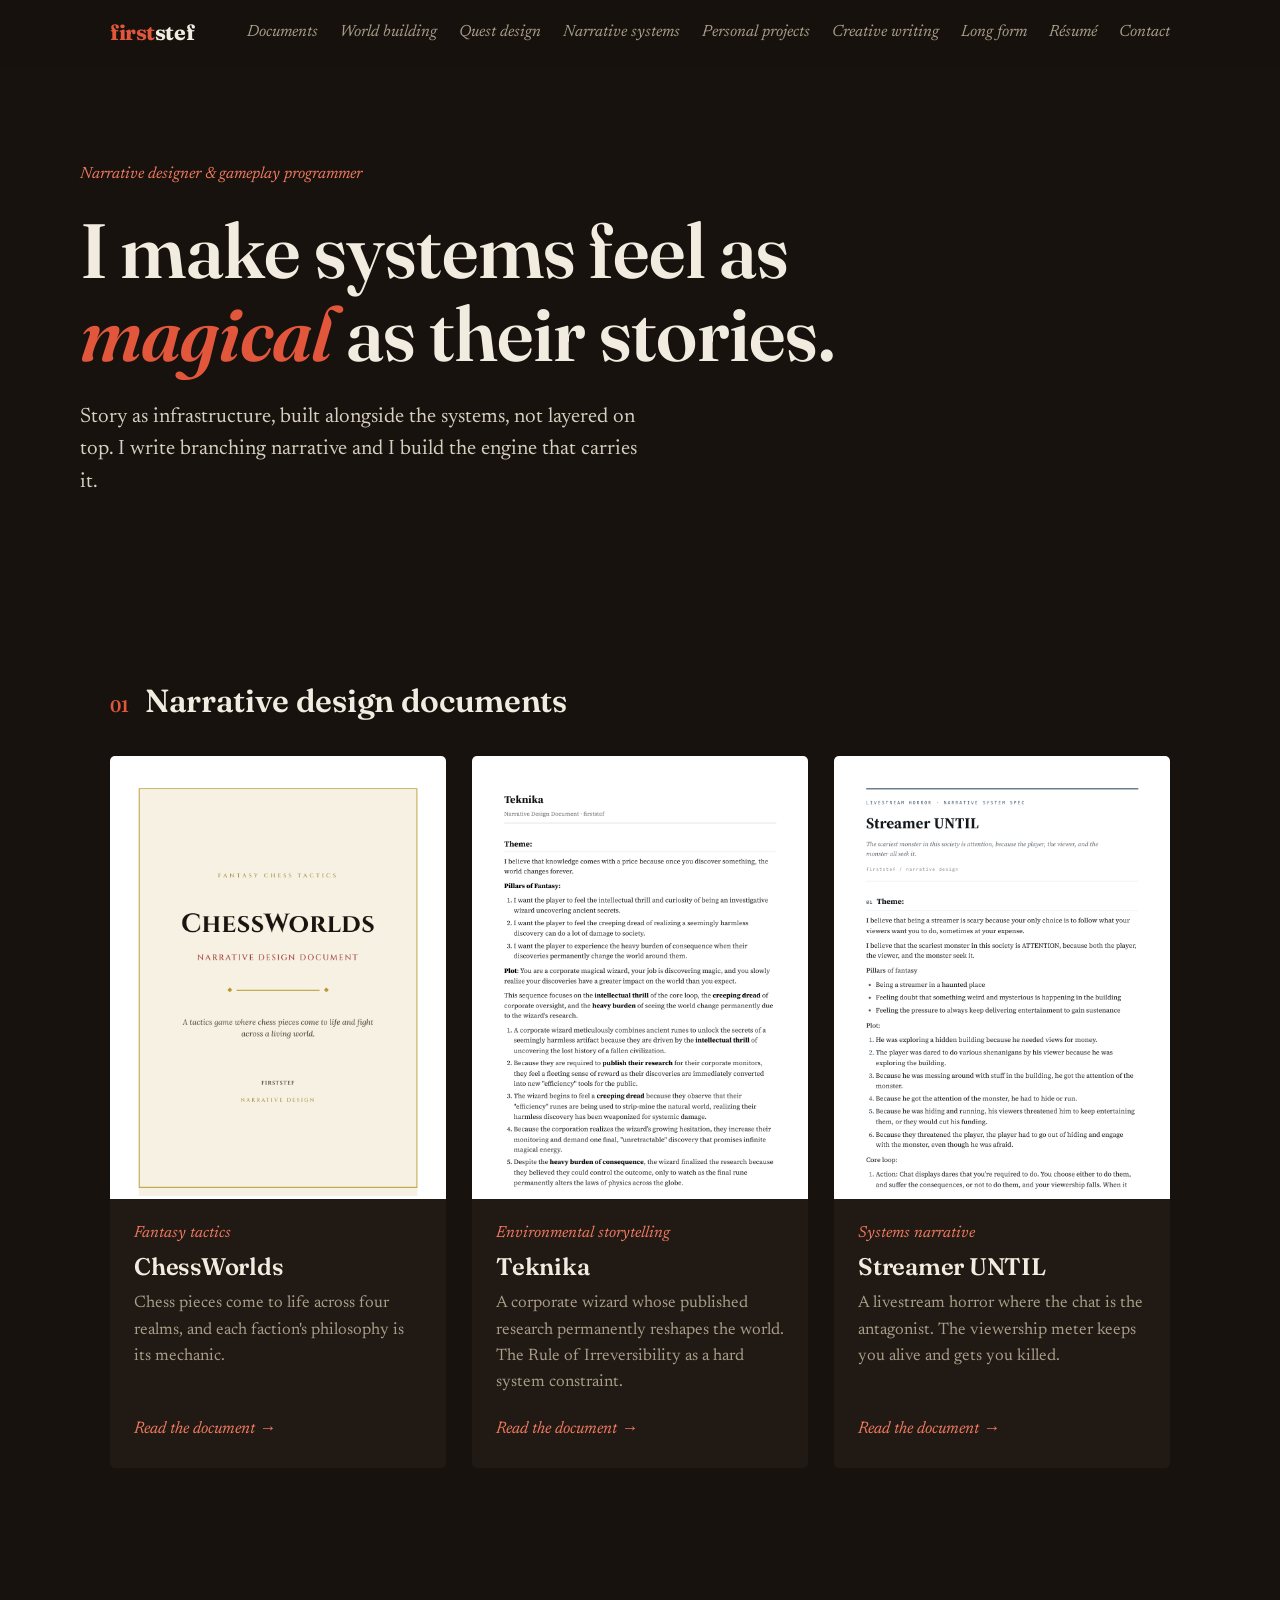
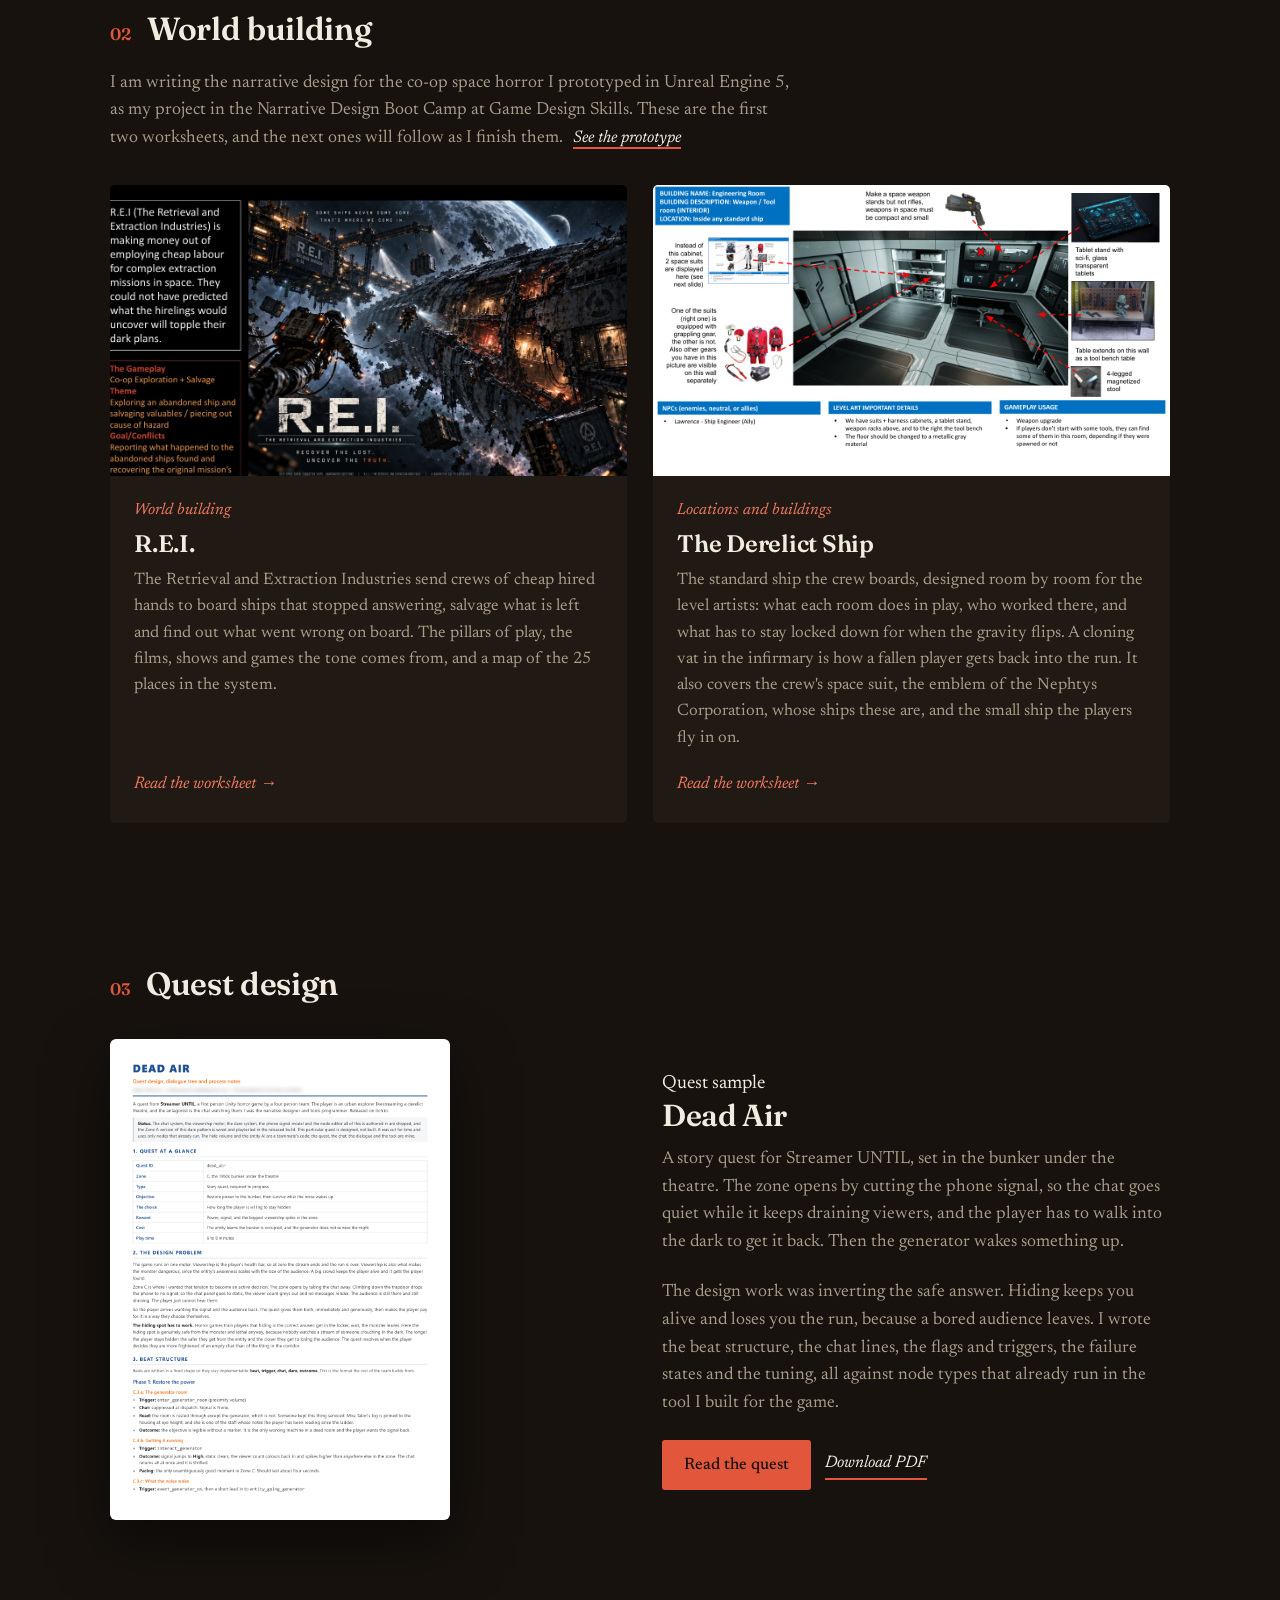
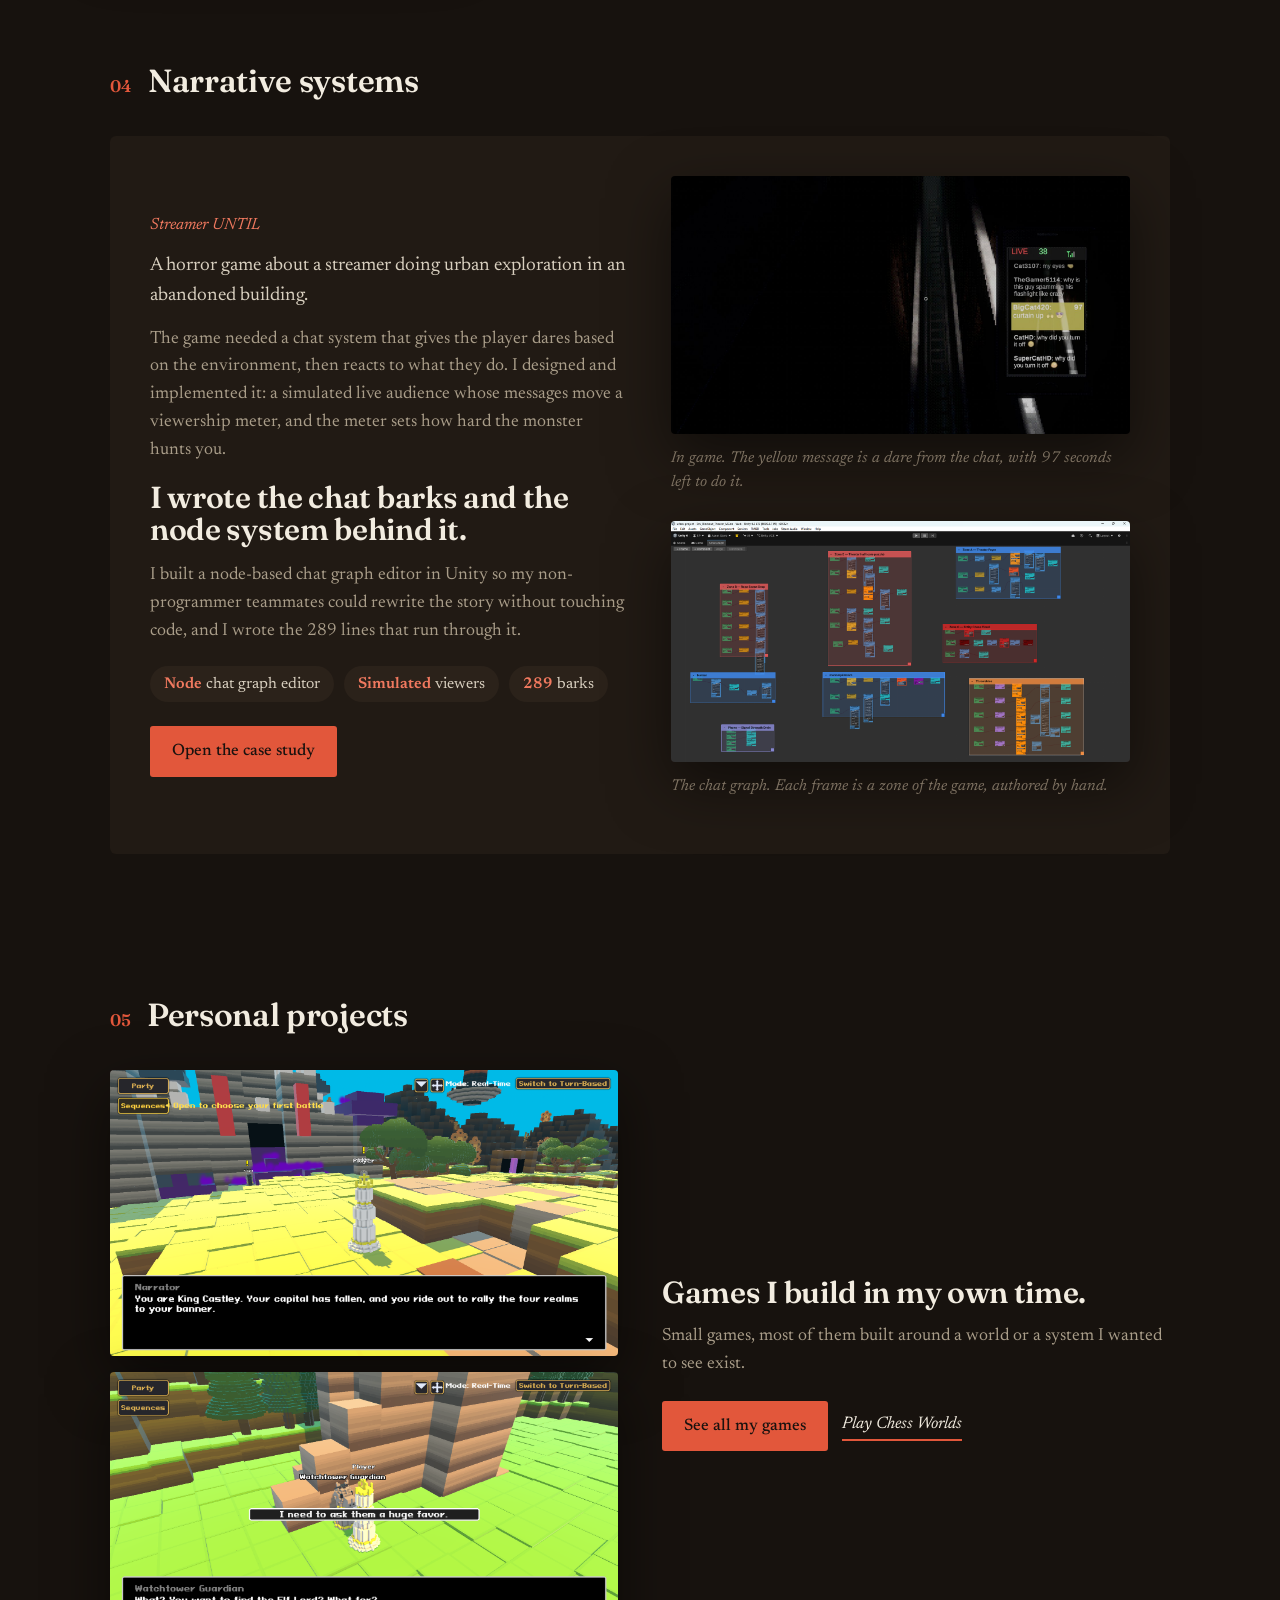
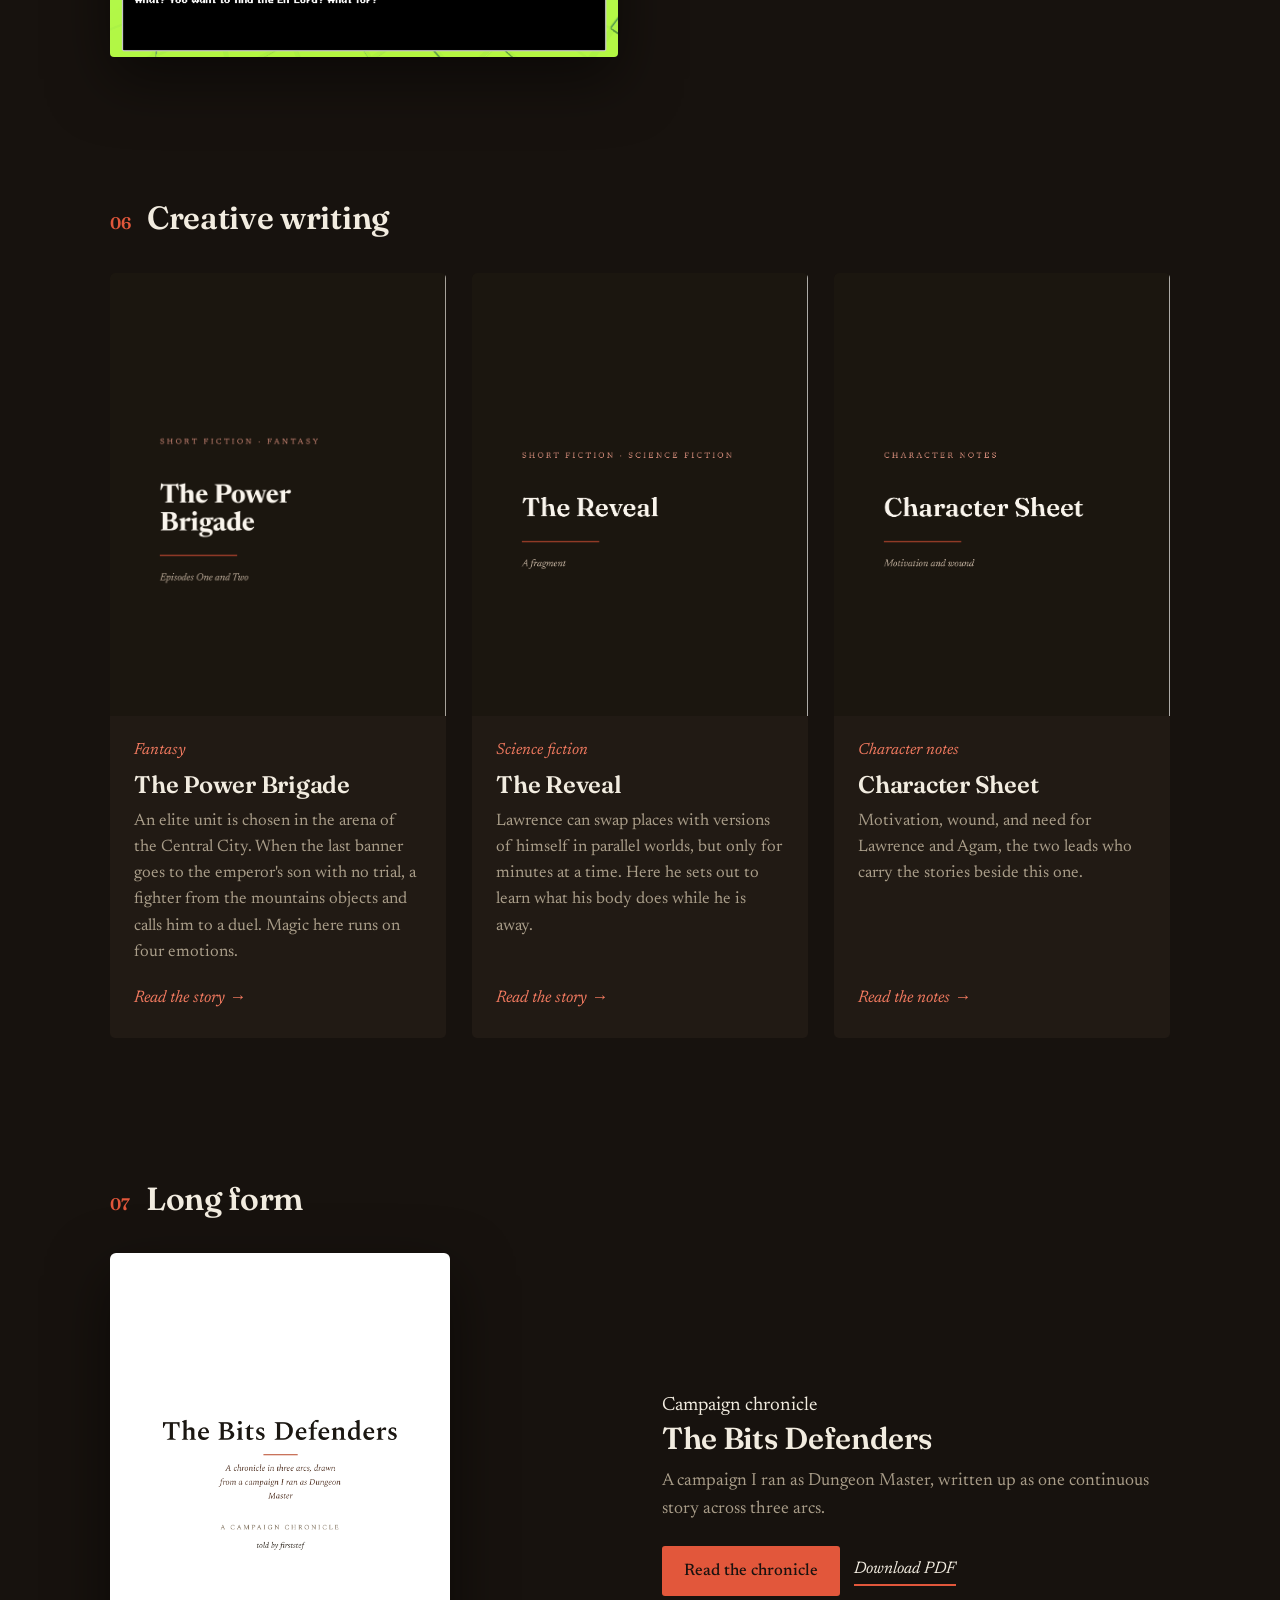
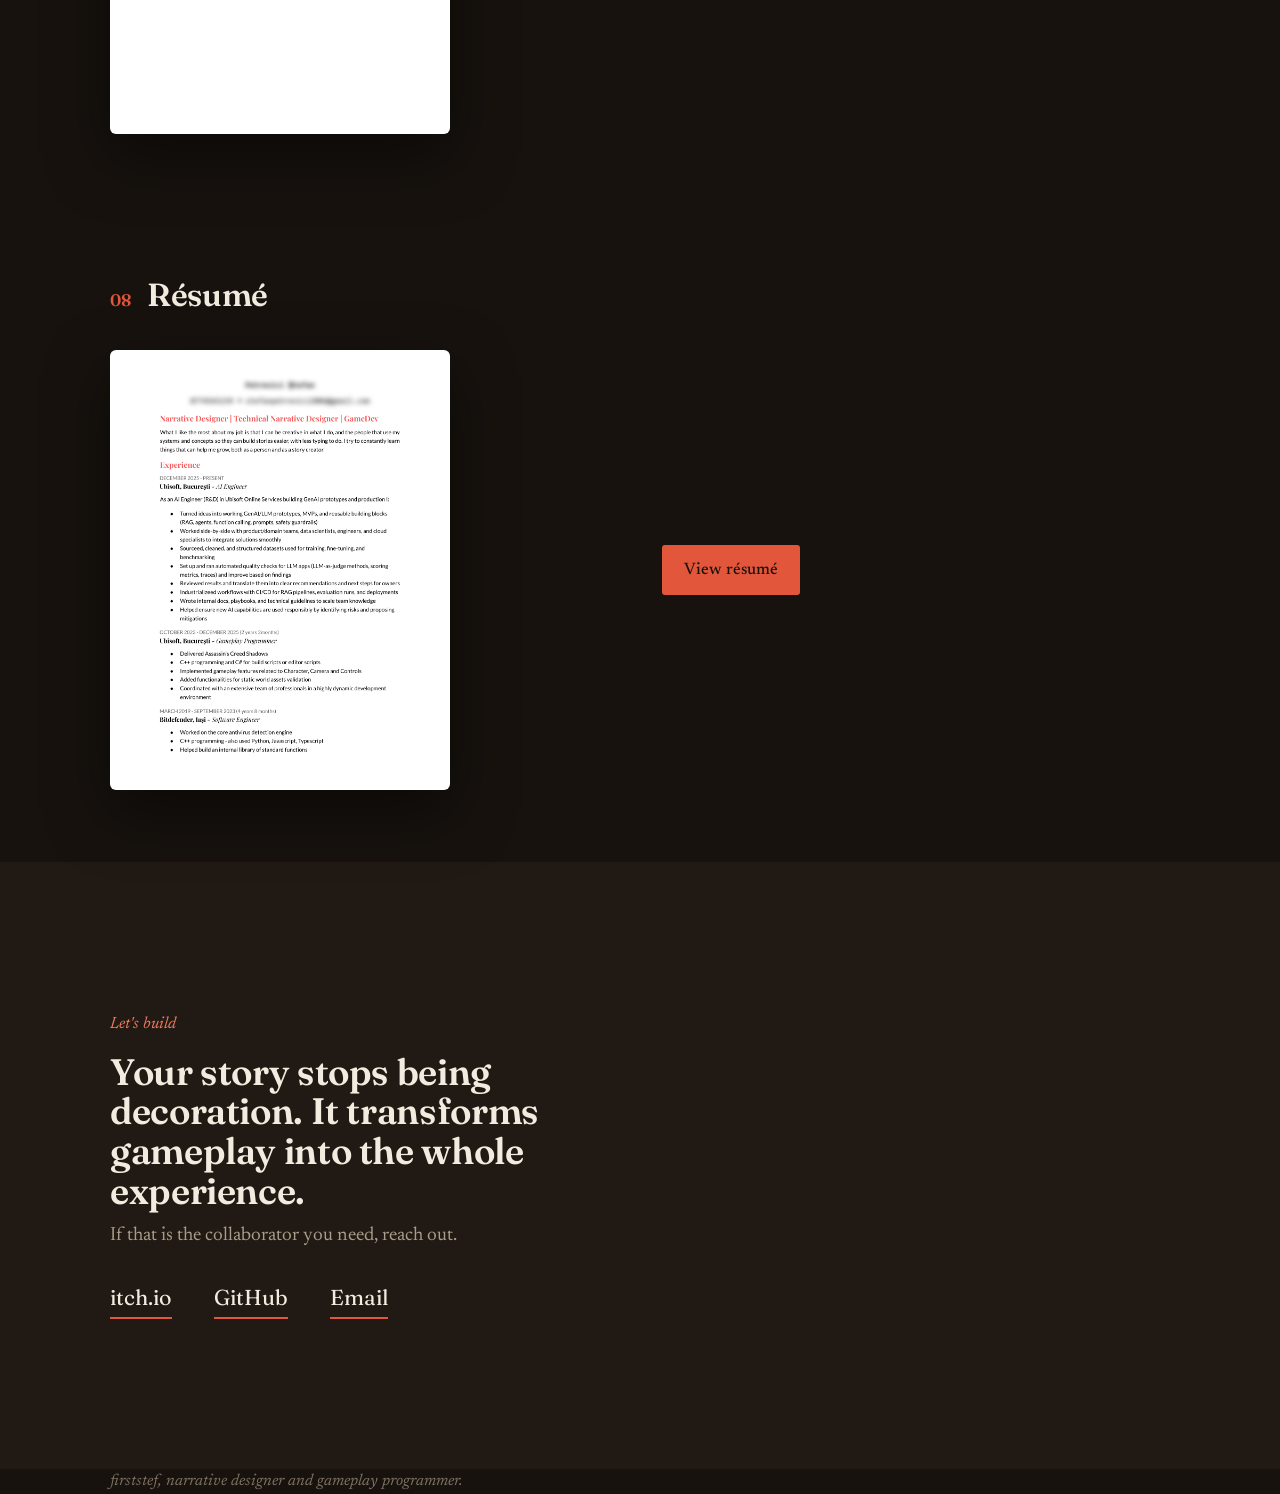
<file: index.html>
<!doctype html>
<html lang="en">
<head>
<meta charset="utf-8">
<meta name="viewport" content="width=device-width, initial-scale=1">
<title>firststef · narrative designer</title>
<meta name="description" content="Narrative design portfolio of firststef. Story as infrastructure: branching narrative written and built into the systems that carry it.">
<link rel="icon" href="assets/favicon.svg" type="image/svg+xml">
<link rel="stylesheet" href="assets/style.css">
</head>
<body>

<div class="topbar">
  <div class="wrap">
    <span class="brand"><b>first</b>stef</span>
    <nav class="nav">
      <a href="#documents">Documents</a>
      <a href="#worldbuilding">World building</a>
      <a href="#quests">Quest design</a>
      <a href="#until">Narrative systems</a>
      <a href="#projects">Personal projects</a>
      <a href="#writing">Creative writing</a>
      <a href="#longform">Long form</a>
      <a href="#resume">Résumé</a>
      <a href="#contact">Contact</a>
    </nav>
  </div>
</div>

<header class="hero wrap">
  <span class="kicker">Narrative designer &amp; gameplay programmer</span>
  <h1>I make systems feel as <em>magical</em> as their stories.</h1>
  <p class="lede">Story as infrastructure, built alongside the systems, not layered on top. I write branching narrative and I build the engine that carries it.</p>
</header>

<!-- 01 DOCUMENTS -->
<section id="documents">
  <div class="wrap">
    <div class="section-head"><span class="num">01</span><h2>Narrative design documents</h2></div>
    <div class="grid cols-3">

      <article class="card">
        <a class="thumb" href="viewer.html?doc=docs/chessworlds-ndd.pdf&amp;title=ChessWorlds">
          <img src="docs/thumbs/chessworlds.png" alt="ChessWorlds design document">
        </a>
        <div class="body">
          <div class="tag">Fantasy tactics</div>
          <h3>ChessWorlds</h3>
          <p>Chess pieces come to life across four realms, and each faction's philosophy is its mechanic.</p>
          <a class="go" href="viewer.html?doc=docs/chessworlds-ndd.pdf&amp;title=ChessWorlds">Read the document</a>
        </div>
      </article>

      <article class="card">
        <a class="thumb" href="viewer.html?doc=docs/teknika-ndd.pdf&amp;title=Teknika">
          <img src="docs/thumbs/teknika.png" alt="Teknika design document">
        </a>
        <div class="body">
          <div class="tag">Environmental storytelling</div>
          <h3>Teknika</h3>
          <p>A corporate wizard whose published research permanently reshapes the world. The Rule of Irreversibility as a hard system constraint.</p>
          <a class="go" href="viewer.html?doc=docs/teknika-ndd.pdf&amp;title=Teknika">Read the document</a>
        </div>
      </article>

      <article class="card">
        <a class="thumb" href="viewer.html?doc=docs/until-ndd.pdf&amp;title=Streamer%20UNTIL">
          <img src="docs/thumbs/until.png" alt="Streamer UNTIL design document">
        </a>
        <div class="body">
          <div class="tag">Systems narrative</div>
          <h3>Streamer UNTIL</h3>
          <p>A livestream horror where the chat is the antagonist. The viewership meter keeps you alive and gets you killed.</p>
          <a class="go" href="viewer.html?doc=docs/until-ndd.pdf&amp;title=Streamer%20UNTIL">Read the document</a>
        </div>
      </article>

    </div>
  </div>
</section>

<!-- 02 WORLD BUILDING -->
<section id="worldbuilding">
  <div class="wrap">
    <div class="section-head"><span class="num">02</span><h2>World building</h2></div>
    <p class="section-intro">I am writing the narrative design for the co-op space horror I prototyped in Unreal Engine 5, as my project in the Narrative Design Boot Camp at Game Design Skills. These are the first two worksheets, and the next ones will follow as I finish them. <a class="link" href="https://firststef.github.io/gamedesigner-portfolio/space/index.html" target="_blank" rel="noopener">See the prototype</a></p>
    <div class="grid cols-2">

      <article class="card">
        <a class="thumb wide" href="viewer.html?doc=docs/worldbuilding-rei.pdf&amp;title=World%20Building">
          <img src="docs/thumbs/worldbuilding-rei.jpg" alt="R.E.I. world building worksheet, the company poster and the premise">
        </a>
        <div class="body">
          <div class="tag">World building</div>
          <h3>R.E.I.</h3>
          <p>The Retrieval and Extraction Industries send crews of cheap hired hands to board ships that stopped answering, salvage what is left and find out what went wrong on board. The pillars of play, the films, shows and games the tone comes from, and a map of the 25 places in the system.</p>
          <a class="go" href="viewer.html?doc=docs/worldbuilding-rei.pdf&amp;title=World%20Building">Read the worksheet</a>
        </div>
      </article>

      <article class="card">
        <a class="thumb wide" href="viewer.html?doc=docs/locations-derelict-ship.pdf&amp;title=Locations%20and%20Buildings">
          <img src="docs/thumbs/locations-derelict-ship.jpg" alt="The derelict ship's engineering room, annotated for the level artists">
        </a>
        <div class="body">
          <div class="tag">Locations and buildings</div>
          <h3>The Derelict Ship</h3>
          <p>The standard ship the crew boards, designed room by room for the level artists: what each room does in play, who worked there, and what has to stay locked down for when the gravity flips. A cloning vat in the infirmary is how a fallen player gets back into the run. It also covers the crew's space suit, the emblem of the Nephtys Corporation, whose ships these are, and the small ship the players fly in on.</p>
          <a class="go" href="viewer.html?doc=docs/locations-derelict-ship.pdf&amp;title=Locations%20and%20Buildings">Read the worksheet</a>
        </div>
      </article>

    </div>
  </div>
</section>

<!-- 03 QUEST DESIGN -->
<section id="quests">
  <div class="wrap">
    <div class="section-head"><span class="num">03</span><h2>Quest design</h2></div>
    <div class="split">
      <div class="media resume-media">
        <a class="doc-thumb" href="viewer.html?doc=docs/dead-air-quest.pdf&amp;title=Dead%20Air">
          <img src="docs/thumbs/dead-air.png" alt="Dead Air quest design sample, cover">
        </a>
      </div>
      <div class="body">
        <div class="tag">Quest sample</div>
        <h3>Dead Air</h3>
        <p>A story quest for Streamer UNTIL, set in the bunker under the theatre. The zone opens by cutting the phone signal, so the chat goes quiet while it keeps draining viewers, and the player has to walk into the dark to get it back. Then the generator wakes something up.</p>
        <p>The design work was inverting the safe answer. Hiding keeps you alive and loses you the run, because a bored audience leaves. I wrote the beat structure, the chat lines, the flags and triggers, the failure states and the tuning, all against node types that already run in the tool I built for the game.</p>
        <div class="cta">
          <a class="btn" href="viewer.html?doc=docs/dead-air-quest.pdf&amp;title=Dead%20Air">Read the quest</a>
          <a class="link" href="docs/dead-air-quest.pdf" download>Download PDF</a>
        </div>
      </div>
    </div>
  </div>
</section>

<!-- 04 NARRATIVE SYSTEMS -->
<section id="until">
  <div class="wrap">
    <div class="section-head"><span class="num">04</span><h2>Narrative systems</h2></div>
    <div class="feature">
      <div class="ft-body">
        <span class="kicker">Streamer UNTIL</span>
        <p class="ft-lead">A horror game about a streamer doing urban exploration in an abandoned building.</p>
        <p>The game needed a chat system that gives the player dares based on the environment, then reacts to what they do. I designed and implemented it: a simulated live audience whose messages move a viewership meter, and the meter sets how hard the monster hunts you.</p>
        <h3>I wrote the chat barks and the node system behind it.</h3>
        <p>I built a node-based chat graph editor in Unity so my non-programmer teammates could rewrite the story without touching code, and I wrote the 289 lines that run through it.</p>
        <div class="pill-row">
          <span class="pill"><b>Node</b> chat graph editor</span>
          <span class="pill"><b>Simulated</b> viewers</span>
          <span class="pill"><b>289</b> barks</span>
        </div>
        <a class="btn" href="until/index.html">Open the case study</a>
      </div>
      <div class="ft-media">
        <img src="assets/img/until-dare.jpg" alt="Streamer UNTIL gameplay: a dare highlighted in yellow in the chat, with 97 seconds left on its timer">
        <p class="ft-note">In game. The yellow message is a dare from the chat, with 97 seconds left to do it.</p>
        <img src="assets/img/chatgraph-overview.png" alt="The ChatGraph node editor in Unity">
        <p class="ft-note">The chat graph. Each frame is a zone of the game, authored by hand.</p>
      </div>
    </div>
  </div>
</section>

<!-- 05 PERSONAL PROJECTS -->
<section id="projects">
  <div class="wrap">
    <div class="section-head"><span class="num">05</span><h2>Personal projects</h2></div>
    <div class="split">
      <div class="media">
        <img src="assets/img/chessworlds-shot1.png" alt="ChessWorlds, the King and the narrator">
        <img src="assets/img/chessworlds-shot2.png" alt="ChessWorlds, in-game dialogue with an NPC">
      </div>
      <div class="body">
        <h3>Games I build in my own time.</h3>
        <p>Small games, most of them built around a world or a system I wanted to see exist.</p>
        <div class="cta">
          <a class="btn" href="games.html">See all my games</a>
          <a class="link" href="https://firststef.itch.io/chessworlds" target="_blank" rel="noopener">Play Chess Worlds</a>
        </div>
      </div>
    </div>
  </div>
</section>

<!-- 06 CREATIVE WRITING -->
<section id="writing">
  <div class="wrap">
    <div class="section-head"><span class="num">06</span><h2>Creative writing</h2></div>
    <div class="grid cols-3">

      <article class="card">
        <a class="thumb" href="viewer.html?doc=docs/the-power-brigade.pdf&amp;title=The%20Power%20Brigade">
          <img src="docs/thumbs/the-power-brigade.png" alt="The Power Brigade, cover">
        </a>
        <div class="body">
          <div class="tag">Fantasy</div>
          <h3>The Power Brigade</h3>
          <p>An elite unit is chosen in the arena of the Central City. When the last banner goes to the emperor's son with no trial, a fighter from the mountains objects and calls him to a duel. Magic here runs on four emotions.</p>
          <a class="go" href="viewer.html?doc=docs/the-power-brigade.pdf&amp;title=The%20Power%20Brigade">Read the story</a>
        </div>
      </article>

      <article class="card">
        <a class="thumb" href="viewer.html?doc=docs/the-reveal.pdf&amp;title=The%20Reveal">
          <img src="docs/thumbs/the-reveal.png" alt="The Reveal, cover">
        </a>
        <div class="body">
          <div class="tag">Science fiction</div>
          <h3>The Reveal</h3>
          <p>Lawrence can swap places with versions of himself in parallel worlds, but only for minutes at a time. Here he sets out to learn what his body does while he is away.</p>
          <a class="go" href="viewer.html?doc=docs/the-reveal.pdf&amp;title=The%20Reveal">Read the story</a>
        </div>
      </article>

      <article class="card">
        <a class="thumb" href="viewer.html?doc=docs/character-sheet.pdf&amp;title=Character%20Sheet">
          <img src="docs/thumbs/character-sheet.png" alt="Character Sheet, cover">
        </a>
        <div class="body">
          <div class="tag">Character notes</div>
          <h3>Character Sheet</h3>
          <p>Motivation, wound, and need for Lawrence and Agam, the two leads who carry the stories beside this one.</p>
          <a class="go" href="viewer.html?doc=docs/character-sheet.pdf&amp;title=Character%20Sheet">Read the notes</a>
        </div>
      </article>

    </div>
  </div>
</section>

<!-- 07 LONG FORM -->
<section id="longform">
  <div class="wrap">
    <div class="section-head"><span class="num">07</span><h2>Long form</h2></div>
    <div class="split">
      <div class="media resume-media">
        <a class="doc-thumb" href="viewer.html?doc=docs/bits-defenders-chronicle.pdf&amp;title=Bits%20Defenders">
          <img src="docs/thumbs/chronicle.png" alt="The Bits Defenders, cover">
        </a>
      </div>
      <div class="body">
        <div class="tag">Campaign chronicle</div>
        <h3>The Bits Defenders</h3>
        <p>A campaign I ran as Dungeon Master, written up as one continuous story across three arcs.</p>
        <div class="cta">
          <a class="btn" href="viewer.html?doc=docs/bits-defenders-chronicle.pdf&amp;title=Bits%20Defenders">Read the chronicle</a>
          <a class="link" href="docs/bits-defenders-chronicle.pdf" download>Download PDF</a>
        </div>
      </div>
    </div>
  </div>
</section>

<!-- 08 RÉSUMÉ -->
<section id="resume">
  <div class="wrap">
    <div class="section-head"><span class="num">08</span><h2>Résumé</h2></div>
    <div class="split">
      <div class="media resume-media">
        <a class="doc-thumb" href="viewer.html?doc=docs/resume.pdf&amp;title=R%C3%A9sum%C3%A9">
          <img src="docs/thumbs/resume.png" alt="Résumé, first page">
        </a>
      </div>
      <div class="body">
        <div class="cta">
          <a class="btn" href="viewer.html?doc=docs/resume.pdf&amp;title=R%C3%A9sum%C3%A9">View résumé</a>
        </div>
      </div>
    </div>
  </div>
</section>

<!-- 09 CONTACT -->
<section id="contact" class="contact">
  <div class="wrap">
    <span class="kicker">Let's build</span>
    <h2>Your story stops being decoration. It transforms gameplay into the whole experience.</h2>
    <p>If that is the collaborator you need, reach out.</p>
    <div class="cta">
      <a href="https://firststef.itch.io" target="_blank" rel="noopener">itch.io</a>
      <a href="https://github.com/firststef" target="_blank" rel="noopener">GitHub</a>
      <a href="mailto:stefanpetrovici2006@gmail.com">Email</a>
    </div>
  </div>
</section>

<footer class="wrap">
  firststef, narrative designer and gameplay programmer.
</footer>

<script src="assets/lightbox.js"></script>
</body>
</html>
</file>
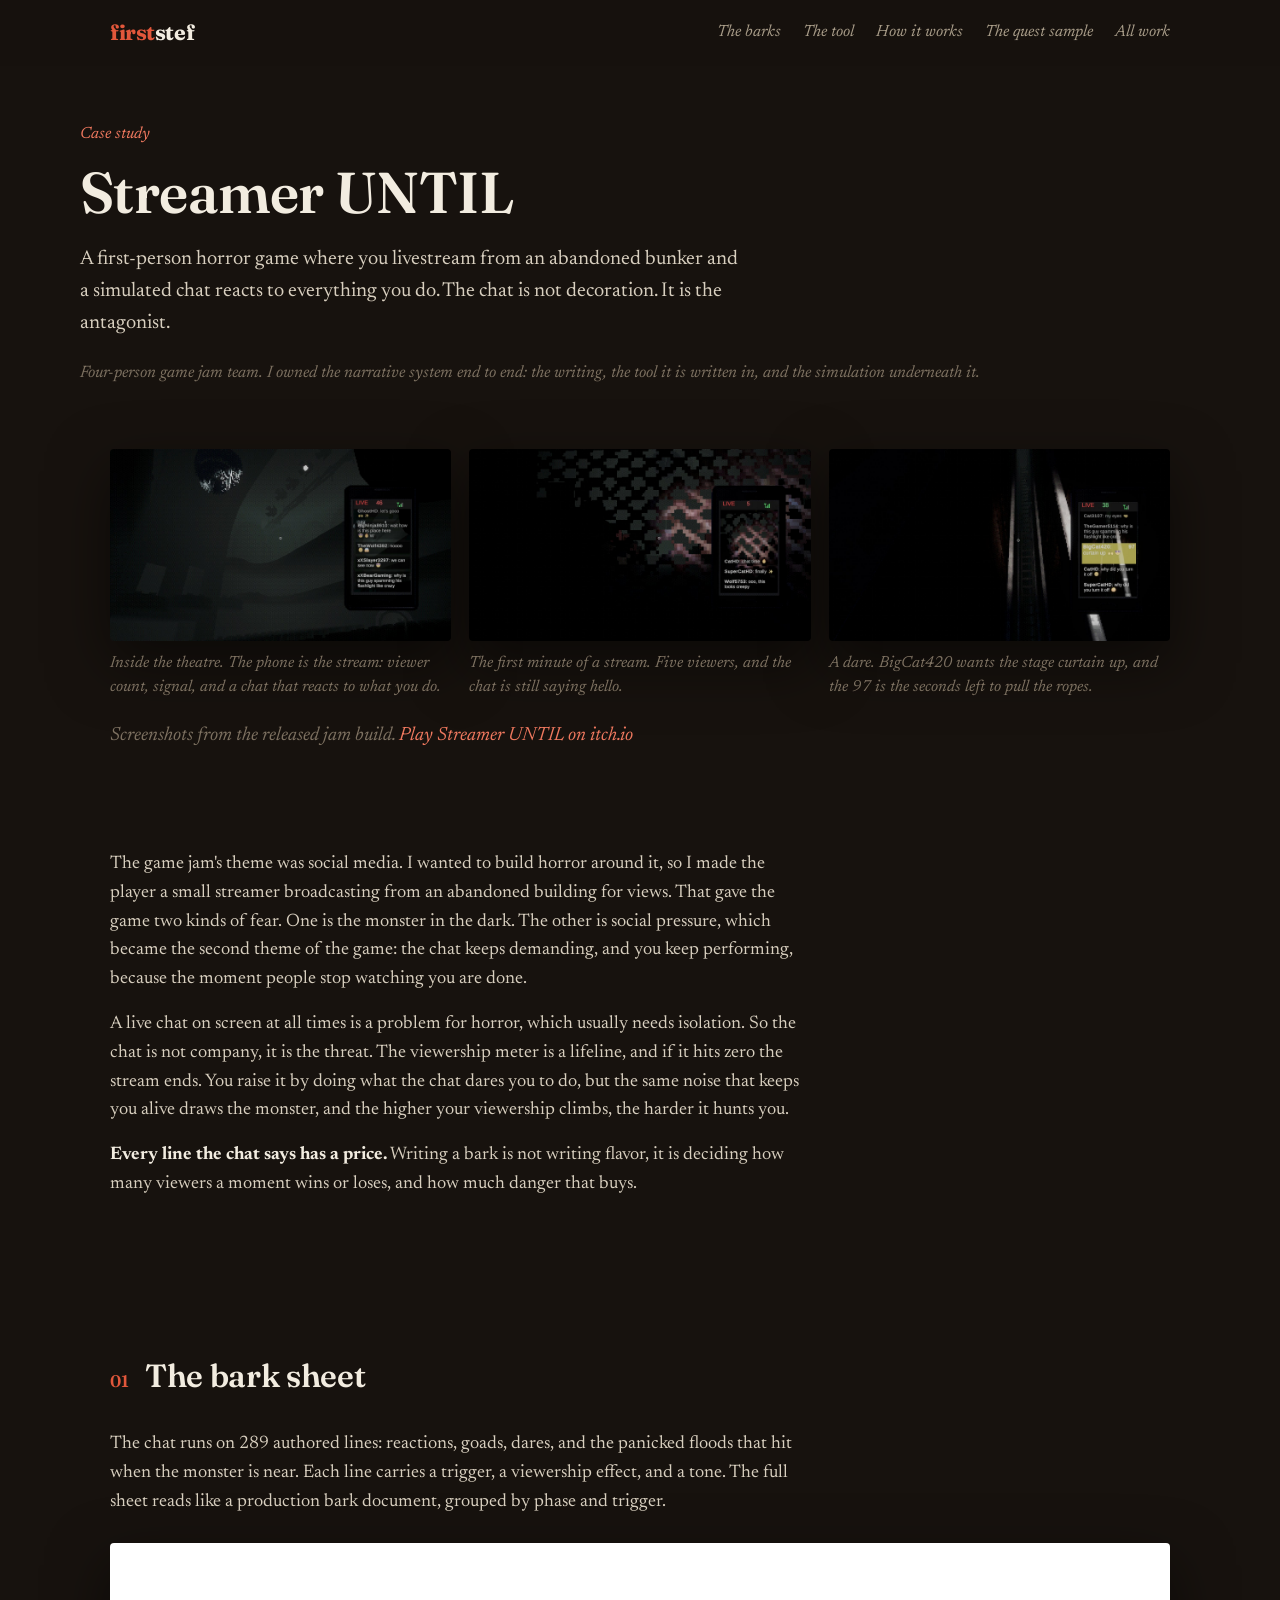
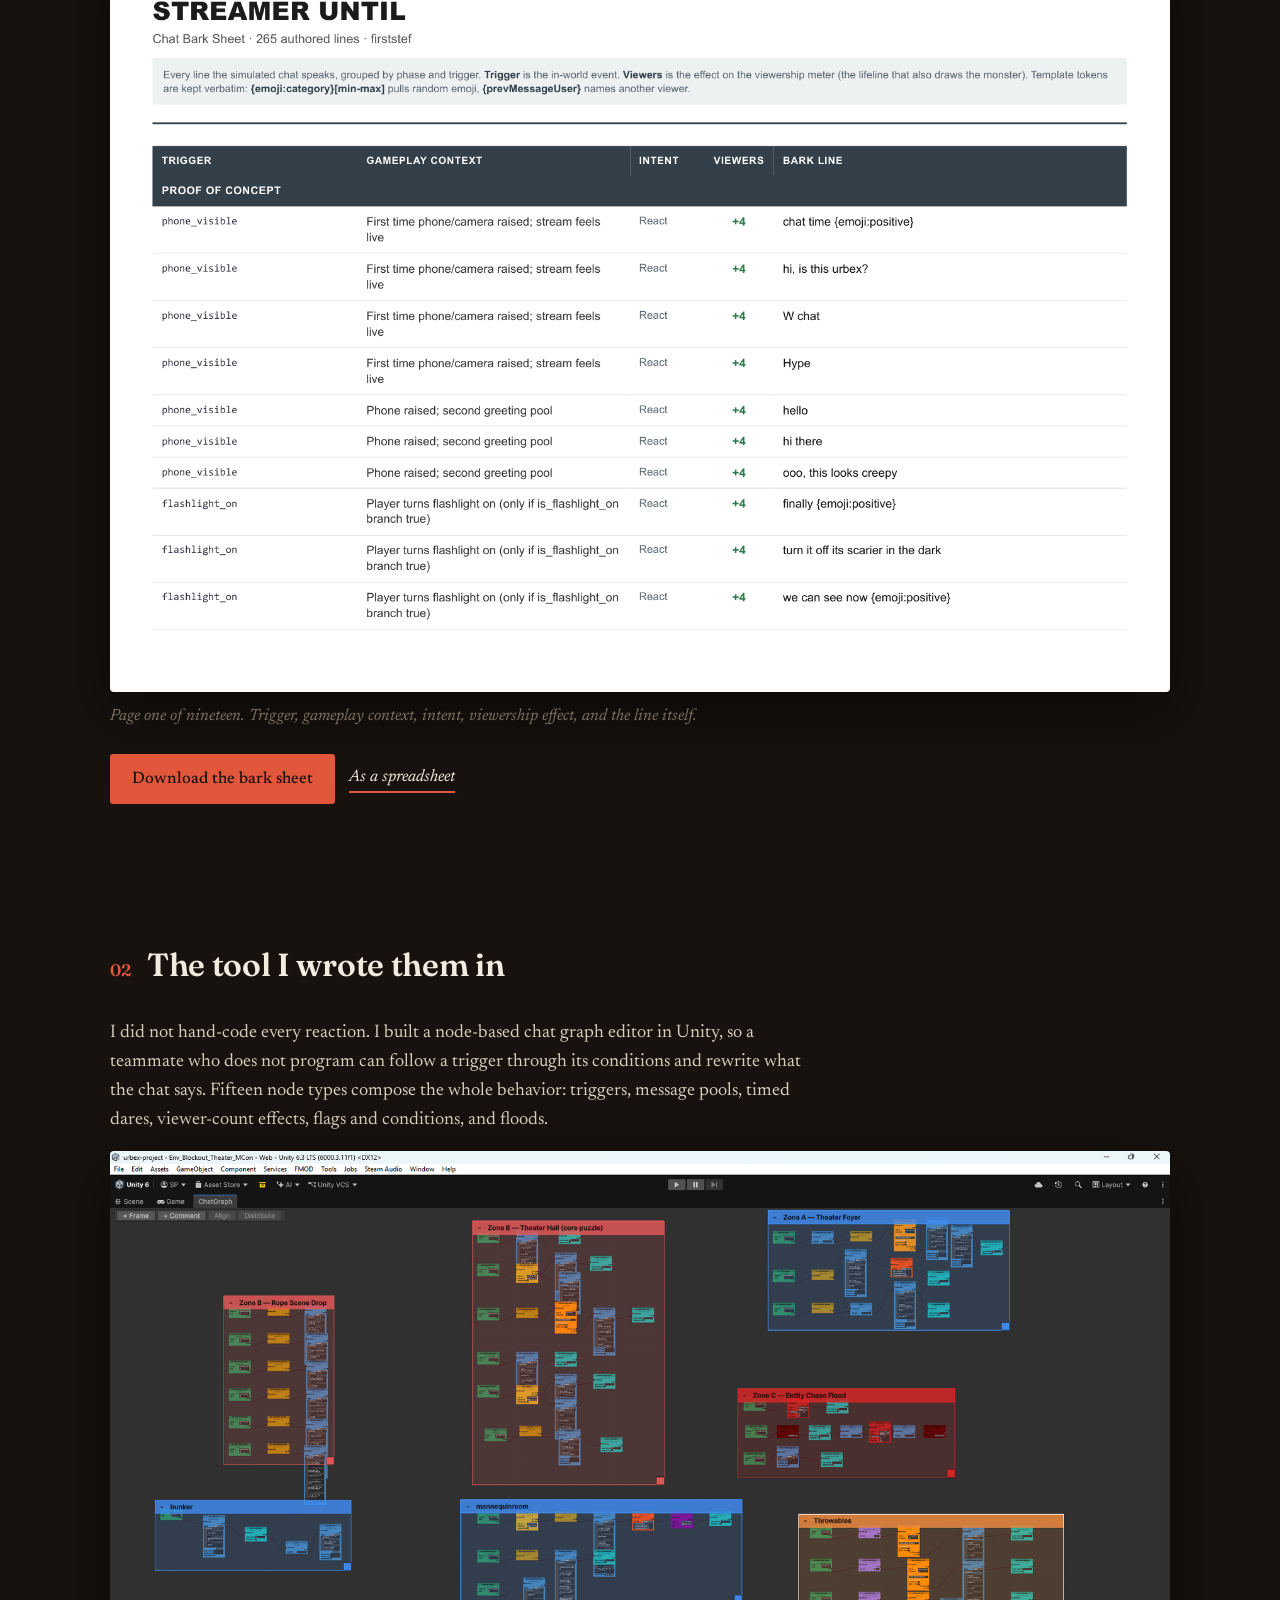
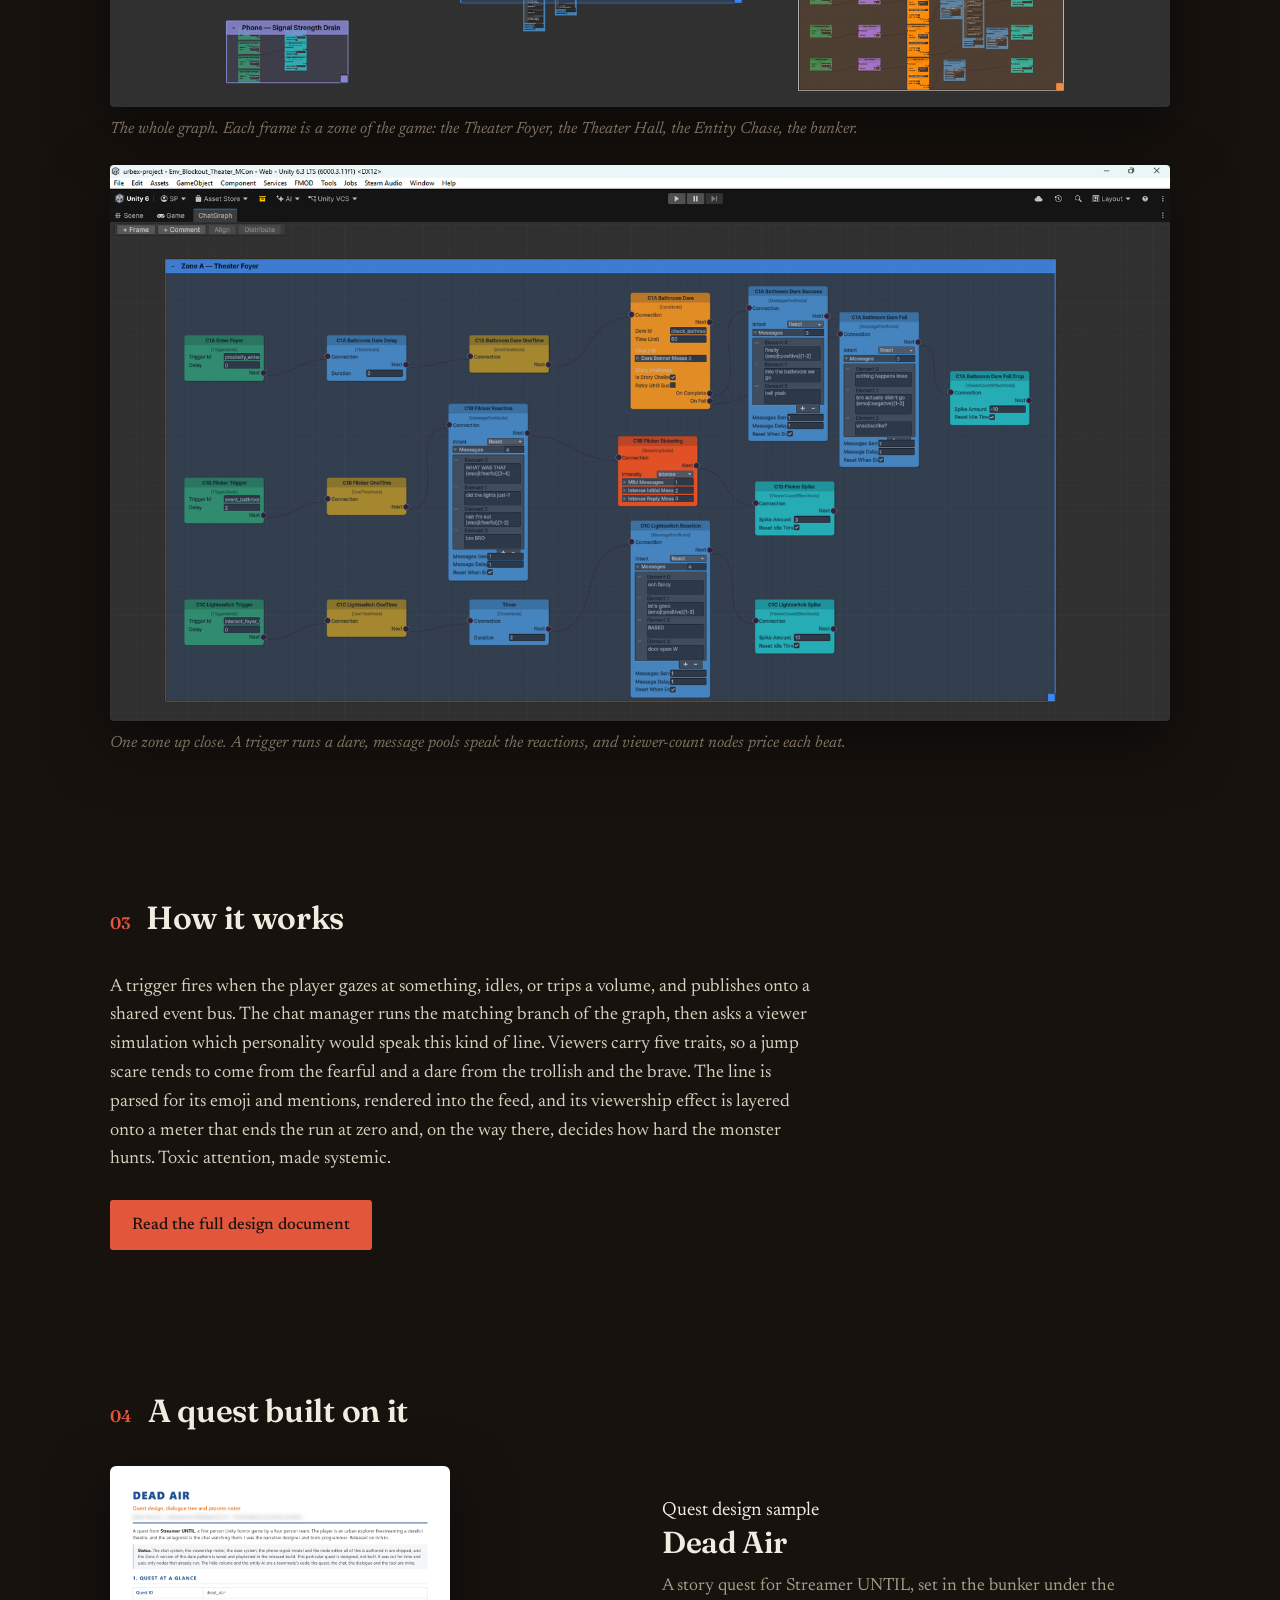
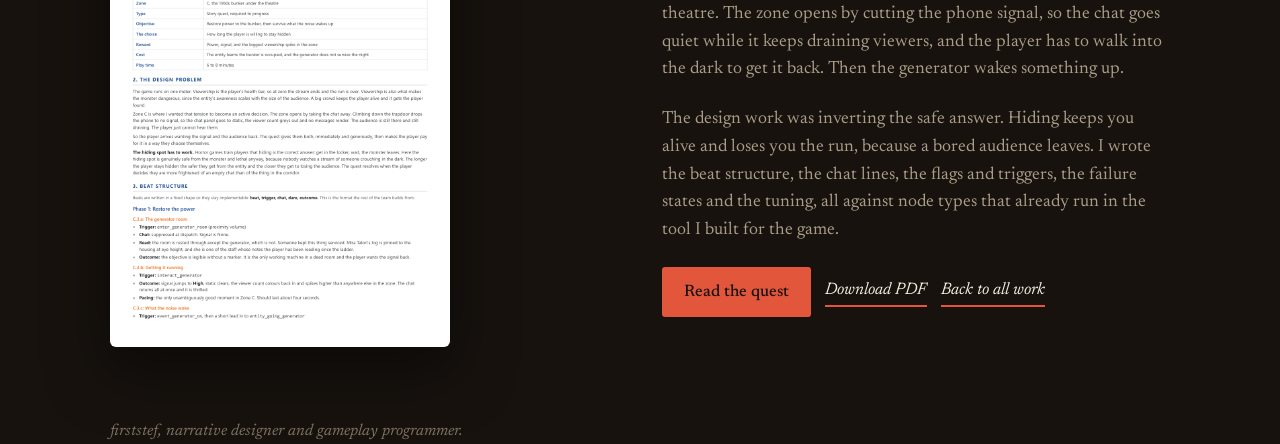
<file: until/index.html>
<!doctype html>
<html lang="en">
<head>
<meta charset="utf-8">
<meta name="viewport" content="width=device-width, initial-scale=1">
<title>Streamer UNTIL, technical narrative · firststef</title>
<meta name="description" content="Streamer UNTIL: a livestream horror where the chat is the antagonist. A node-based dialogue tool and 289 barks, owned by firststef on a four-person team.">
<link rel="icon" href="../assets/favicon.svg" type="image/svg+xml">
<link rel="stylesheet" href="../assets/style.css">
</head>
<body>

<div class="topbar">
  <div class="wrap">
    <a class="brand" href="../index.html"><b>first</b>stef</a>
    <nav class="nav">
      <a href="#barks">The barks</a>
      <a href="#tool">The tool</a>
      <a href="#how">How it works</a>
      <a href="#quest">The quest sample</a>
      <a href="../index.html">All work</a>
    </nav>
  </div>
</div>

<header class="case-hero wrap">
  <span class="kicker">Case study</span>
  <h1>Streamer UNTIL</h1>
  <p class="lede">A first-person horror game where you livestream from an abandoned bunker and a simulated chat reacts to everything you do. The chat is not decoration. It is the antagonist.</p>
  <p class="team">Four-person game jam team. I owned the narrative system end to end: the writing, the tool it is written in, and the simulation underneath it.</p>
</header>

<section id="play" style="padding:38px 0 8px;">
  <div class="wrap">
    <div class="play-strip">
      <figure>
        <img src="../assets/img/until-theatre.jpg" alt="Streamer UNTIL gameplay: inside the theatre, the phone on the right shows the live stream with 46 viewers and the chat reacting">
        <figcaption>Inside the theatre. The phone is the stream: viewer count, signal, and a chat that reacts to what you do.</figcaption>
      </figure>
      <figure>
        <img src="../assets/img/until-stream-start.jpg" alt="Streamer UNTIL gameplay: the first minute of a stream, 5 viewers, the chat saying hello">
        <figcaption>The first minute of a stream. Five viewers, and the chat is still saying hello.</figcaption>
      </figure>
      <figure>
        <img src="../assets/img/until-dare.jpg" alt="Streamer UNTIL gameplay: a dare highlighted in yellow in the chat, with 97 seconds left on its timer">
        <figcaption>A dare. BigCat420 wants the stage curtain up, and the 97 is the seconds left to pull the ropes.</figcaption>
      </figure>
    </div>
    <p class="play-link">Screenshots from the released jam build. <a href="https://joostvb.itch.io/streamer-until" target="_blank" rel="noopener">Play Streamer UNTIL on itch.io</a></p>
  </div>
</section>

<section id="problem">
  <div class="wrap">
    <div class="prose">
      <p>The game jam's theme was social media. I wanted to build horror around it, so I made the player a small streamer broadcasting from an abandoned building for views. That gave the game two kinds of fear. One is the monster in the dark. The other is social pressure, which became the second theme of the game: the chat keeps demanding, and you keep performing, because the moment people stop watching you are done.</p>
      <p>A live chat on screen at all times is a problem for horror, which usually needs isolation. So the chat is not company, it is the threat. The viewership meter is a lifeline, and if it hits zero the stream ends. You raise it by doing what the chat dares you to do, but the same noise that keeps you alive draws the monster, and the higher your viewership climbs, the harder it hunts you.</p>
      <p><strong>Every line the chat says has a price.</strong> Writing a bark is not writing flavor, it is deciding how many viewers a moment wins or loses, and how much danger that buys.</p>
    </div>
  </div>
</section>

<section id="barks">
  <div class="wrap">
    <div class="section-head"><span class="num">01</span><h2>The bark sheet</h2></div>
    <div class="prose">
      <p>The chat runs on 289 authored lines: reactions, goads, dares, and the panicked floods that hit when the monster is near. Each line carries a trigger, a viewership effect, and a tone. The full sheet reads like a production bark document, grouped by phase and trigger.</p>
    </div>
    <a class="doc-figure" href="../docs/until-bark-sheet.pdf" target="_blank" rel="noopener">
      <img src="../assets/img/until-barks-teaser.png" alt="First page of the Streamer UNTIL bark sheet">
      <figcaption>Page one of nineteen. Trigger, gameplay context, intent, viewership effect, and the line itself.</figcaption>
    </a>
    <div class="cta" style="margin-top:24px;">
      <a class="btn" href="../docs/until-bark-sheet.pdf" download>Download the bark sheet</a>
      <a class="link" href="../docs/until-bark-sheet.csv" download>As a spreadsheet</a>
    </div>
  </div>
</section>

<section id="tool">
  <div class="wrap">
    <div class="section-head"><span class="num">02</span><h2>The tool I wrote them in</h2></div>
    <div class="prose">
      <p>I did not hand-code every reaction. I built a node-based chat graph editor in Unity, so a teammate who does not program can follow a trigger through its conditions and rewrite what the chat says. Fifteen node types compose the whole behavior: triggers, message pools, timed dares, viewer-count effects, flags and conditions, and floods.</p>
    </div>
    <div class="shots">
      <figure>
        <img src="../assets/img/chatgraph-overview.png" alt="The whole ChatGraph, organized into framed zones">
        <figcaption>The whole graph. Each frame is a zone of the game: the Theater Foyer, the Theater Hall, the Entity Chase, the bunker.</figcaption>
      </figure>
      <figure>
        <img src="../assets/img/chatgraph-detail.png" alt="A readable zone of the chat graph up close">
        <figcaption>One zone up close. A trigger runs a dare, message pools speak the reactions, and viewer-count nodes price each beat.</figcaption>
      </figure>
    </div>
  </div>
</section>

<section id="how">
  <div class="wrap">
    <div class="section-head"><span class="num">03</span><h2>How it works</h2></div>
    <div class="prose">
      <p>A trigger fires when the player gazes at something, idles, or trips a volume, and publishes onto a shared event bus. The chat manager runs the matching branch of the graph, then asks a viewer simulation which personality would speak this kind of line. Viewers carry five traits, so a jump scare tends to come from the fearful and a dare from the trollish and the brave. The line is parsed for its emoji and mentions, rendered into the feed, and its viewership effect is layered onto a meter that ends the run at zero and, on the way there, decides how hard the monster hunts. Toxic attention, made systemic.</p>
    </div>
    <div class="cta" style="margin-top:26px;">
      <a class="btn" href="../viewer.html?doc=docs/until-ndd.pdf&amp;title=Streamer%20UNTIL">Read the full design document</a>
    </div>
  </div>
</section>

<section id="quest">
  <div class="wrap">
    <div class="section-head"><span class="num">04</span><h2>A quest built on it</h2></div>
    <div class="split">
      <div class="media resume-media">
        <a class="doc-thumb" href="../viewer.html?doc=docs/dead-air-quest.pdf&amp;title=Dead%20Air">
          <img src="../docs/thumbs/dead-air.png" alt="Dead Air quest design sample, first page">
        </a>
      </div>
      <div class="body">
        <div class="tag">Quest design sample</div>
        <h3>Dead Air</h3>
        <p>A story quest for Streamer UNTIL, set in the bunker under the theatre. The zone opens by cutting the phone signal, so the chat goes quiet while it keeps draining viewers, and the player has to walk into the dark to get it back. Then the generator wakes something up.</p>
        <p>The design work was inverting the safe answer. Hiding keeps you alive and loses you the run, because a bored audience leaves. I wrote the beat structure, the chat lines, the flags and triggers, the failure states and the tuning, all against node types that already run in the tool I built for the game.</p>
        <div class="cta">
          <a class="btn" href="../viewer.html?doc=docs/dead-air-quest.pdf&amp;title=Dead%20Air">Read the quest</a>
          <a class="link" href="../docs/dead-air-quest.pdf" download>Download PDF</a>
          <a class="link" href="../index.html">Back to all work</a>
        </div>
      </div>
    </div>
  </div>
</section>

<footer class="wrap">
  firststef, narrative designer and gameplay programmer.
</footer>

<script src="../assets/lightbox.js"></script>
</body>
</html>
</file>
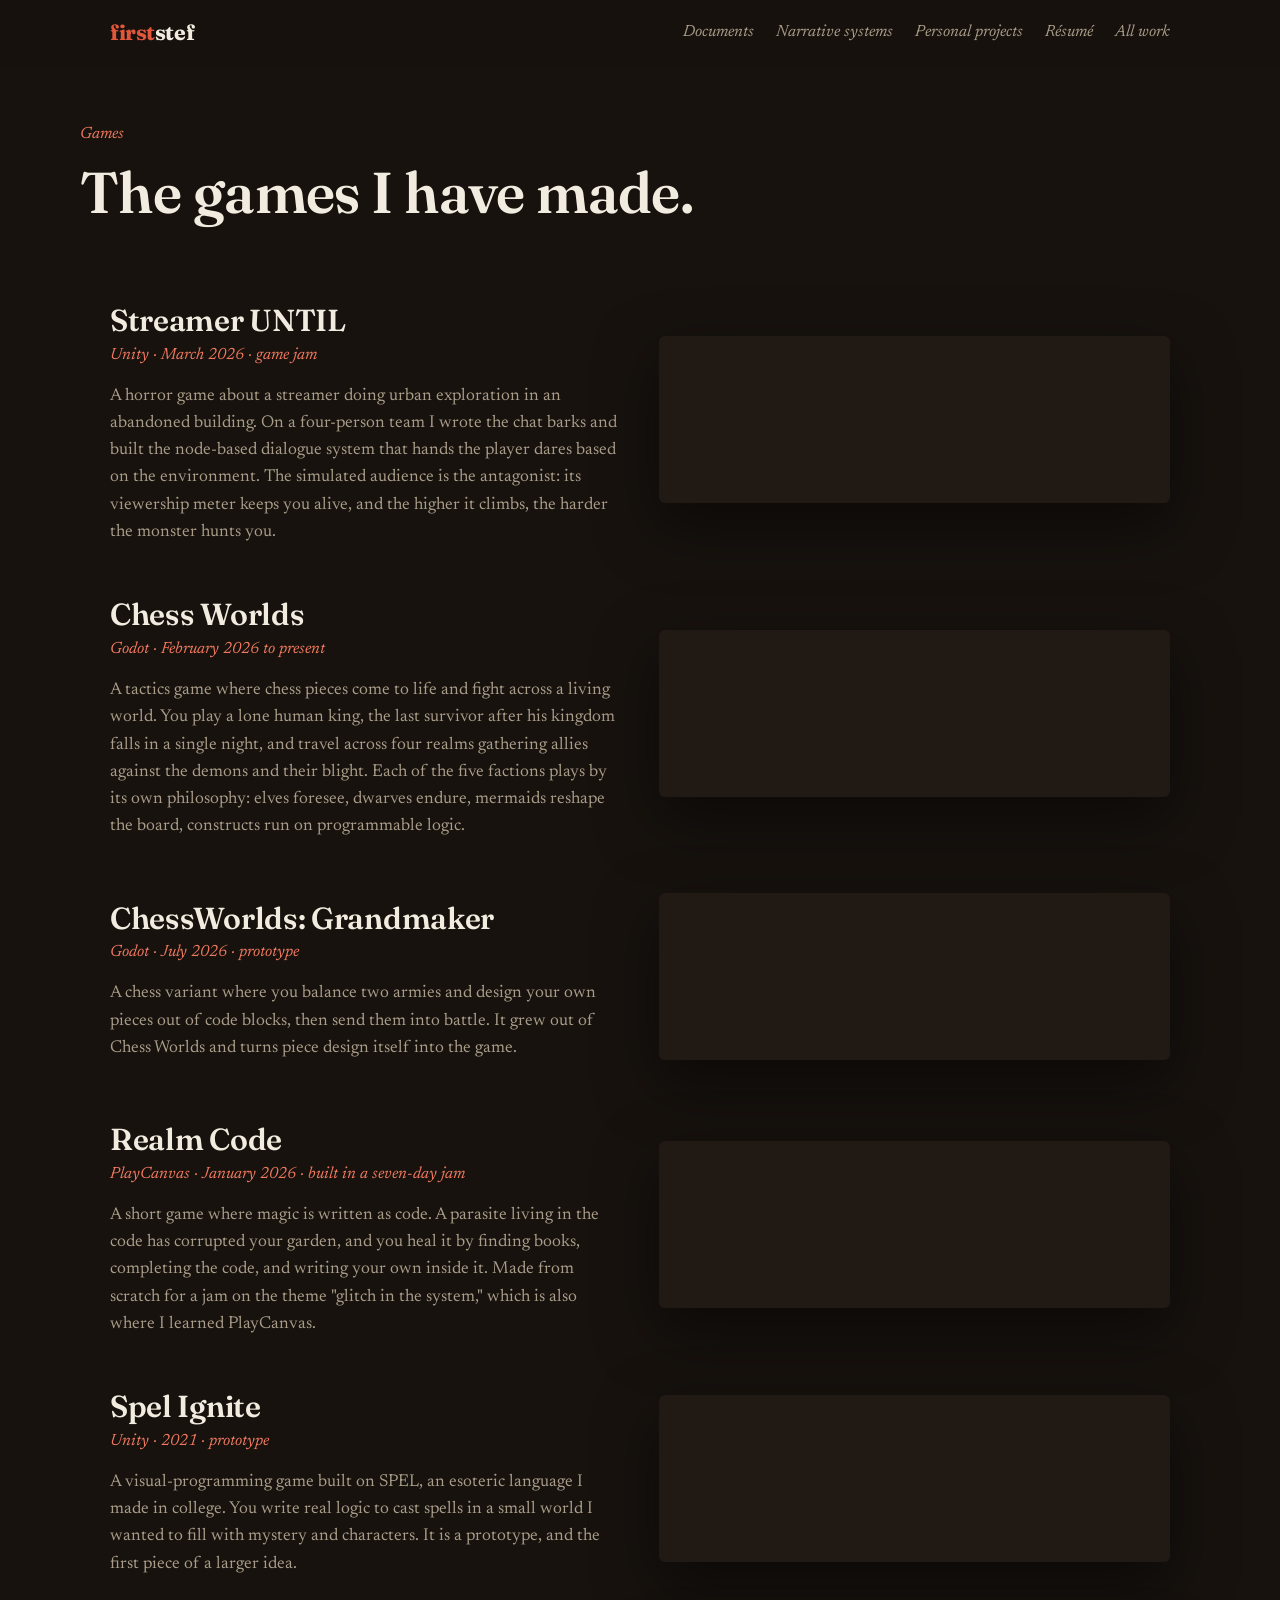
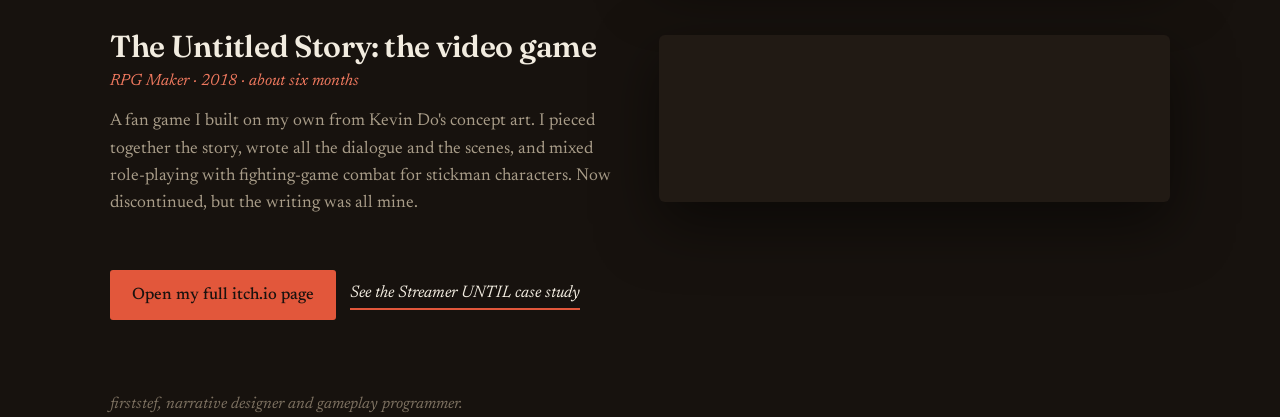
<file: games.html>
<!doctype html>
<html lang="en">
<head>
<meta charset="utf-8">
<meta name="viewport" content="width=device-width, initial-scale=1">
<title>Games · firststef</title>
<meta name="description" content="Games by firststef: Streamer UNTIL, Chess Worlds, ChessWorlds: Overpowered, Realm Code, Spel Ignite, and The Untitled Story.">
<link rel="icon" href="assets/favicon.svg" type="image/svg+xml">
<link rel="stylesheet" href="assets/style.css">
<style>
  .game{display:grid;grid-template-columns:1fr 1fr;gap:38px;align-items:center;margin:0 0 52px;}
  .game:last-child{margin-bottom:0;}
  .game .info h2{font-size:1.9rem;color:var(--ink);margin-bottom:6px;}
  .game .info .when{font-family:'Newsreader',serif;font-style:italic;color:var(--accent-2);font-size:1.02rem;margin-bottom:14px;}
  .game .info p{color:var(--muted);font-size:1.08rem;margin:0;}
  .game iframe{width:100%;height:167px;border:0;border-radius:6px;background:var(--bg-2);box-shadow:var(--shadow);}
  @media(max-width:840px){.game{grid-template-columns:1fr;gap:18px;}.game .embed{order:2;}}
</style>
</head>
<body>

<div class="topbar">
  <div class="wrap">
    <a class="brand" href="index.html"><b>first</b>stef</a>
    <nav class="nav">
      <a href="index.html#documents">Documents</a>
      <a href="index.html#until">Narrative systems</a>
      <a href="games.html">Personal projects</a>
      <a href="index.html#resume">Résumé</a>
      <a href="index.html">All work</a>
    </nav>
  </div>
</div>

<header class="case-hero wrap">
  <span class="kicker">Games</span>
  <h1>The games I have made.</h1>
</header>

<section>
  <div class="wrap">

    <article class="game">
      <div class="info">
        <h2>Streamer UNTIL</h2>
        <p class="when">Unity · March 2026 · game jam</p>
        <p>A horror game about a streamer doing urban exploration in an abandoned building. On a four-person team I wrote the chat barks and built the node-based dialogue system that hands the player dares based on the environment. The simulated audience is the antagonist: its viewership meter keeps you alive, and the higher it climbs, the harder the monster hunts you.</p>
      </div>
      <div class="embed">
        <iframe title="Streamer UNTIL on itch.io" src="https://itch.io/embed/4516621?linkback=true&amp;bg_color=211a14&amp;fg_color=f2ece0&amp;link_color=e2573b&amp;border_color=2b221a"><a href="https://joostvb.itch.io/streamer-until">Streamer UNTIL</a></iframe>
      </div>
    </article>

    <article class="game">
      <div class="info">
        <h2>Chess Worlds</h2>
        <p class="when">Godot · February 2026 to present</p>
        <p>A tactics game where chess pieces come to life and fight across a living world. You play a lone human king, the last survivor after his kingdom falls in a single night, and travel across four realms gathering allies against the demons and their blight. Each of the five factions plays by its own philosophy: elves foresee, dwarves endure, mermaids reshape the board, constructs run on programmable logic.</p>
      </div>
      <div class="embed">
        <iframe title="Chess Worlds on itch.io" src="https://itch.io/embed/4651222?linkback=true&amp;bg_color=211a14&amp;fg_color=f2ece0&amp;link_color=e2573b&amp;border_color=2b221a"><a href="https://firststef.itch.io/chessworlds">Chess Worlds by firststef</a></iframe>
      </div>
    </article>

    <article class="game">
      <div class="info">
        <h2>ChessWorlds: Grandmaker</h2>
        <p class="when">Godot · July 2026 · prototype</p>
        <p>A chess variant where you balance two armies and design your own pieces out of code blocks, then send them into battle. It grew out of Chess Worlds and turns piece design itself into the game.</p>
      </div>
      <div class="embed">
        <iframe title="ChessWorlds: Grandmaker on itch.io" src="https://itch.io/embed/4817949?linkback=true&amp;bg_color=211a14&amp;fg_color=f2ece0&amp;link_color=e2573b&amp;border_color=2b221a"><a href="https://firststef.itch.io/chessworlds-grandmaker">ChessWorlds: Grandmaker by firststef</a></iframe>
      </div>
    </article>

    <article class="game">
      <div class="info">
        <h2>Realm Code</h2>
        <p class="when">PlayCanvas · January 2026 · built in a seven-day jam</p>
        <p>A short game where magic is written as code. A parasite living in the code has corrupted your garden, and you heal it by finding books, completing the code, and writing your own inside it. Made from scratch for a jam on the theme "glitch in the system," which is also where I learned PlayCanvas.</p>
      </div>
      <div class="embed">
        <iframe title="Realm Code on itch.io" src="https://itch.io/embed/4230967?linkback=true&amp;bg_color=211a14&amp;fg_color=f2ece0&amp;link_color=e2573b&amp;border_color=2b221a"><a href="https://firststef.itch.io/realm-code">Realm Code by firststef</a></iframe>
      </div>
    </article>

    <article class="game">
      <div class="info">
        <h2>Spel Ignite</h2>
        <p class="when">Unity · 2021 · prototype</p>
        <p>A visual-programming game built on SPEL, an esoteric language I made in college. You write real logic to cast spells in a small world I wanted to fill with mystery and characters. It is a prototype, and the first piece of a larger idea.</p>
      </div>
      <div class="embed">
        <iframe title="Spel Ignite on itch.io" src="https://itch.io/embed/2200891?linkback=true&amp;bg_color=211a14&amp;fg_color=f2ece0&amp;link_color=e2573b&amp;border_color=2b221a"><a href="https://firststef.itch.io/spel-ignite">Spel Ignite by firststef</a></iframe>
      </div>
    </article>

    <article class="game">
      <div class="info">
        <h2>The Untitled Story: the video game</h2>
        <p class="when">RPG Maker · 2018 · about six months</p>
        <p>A fan game I built on my own from Kevin Do's concept art. I pieced together the story, wrote all the dialogue and the scenes, and mixed role-playing with fighting-game combat for stickman characters. Now discontinued, but the writing was all mine.</p>
      </div>
      <div class="embed">
        <iframe title="The Untitled Story on itch.io" src="https://itch.io/embed/2208711?linkback=true&amp;bg_color=211a14&amp;fg_color=f2ece0&amp;link_color=e2573b&amp;border_color=2b221a"><a href="https://firststef.itch.io/tus-vg">The Untitled Story by firststef</a></iframe>
      </div>
    </article>

    <div class="cta" style="margin-top:40px;">
      <a class="btn" href="https://firststef.itch.io/" target="_blank" rel="noopener">Open my full itch.io page</a>
      <a class="link" href="index.html#until">See the Streamer UNTIL case study</a>
    </div>

  </div>
</section>

<footer class="wrap">
  firststef, narrative designer and gameplay programmer.
</footer>

<script src="assets/lightbox.js"></script>
</body>
</html>
</file>
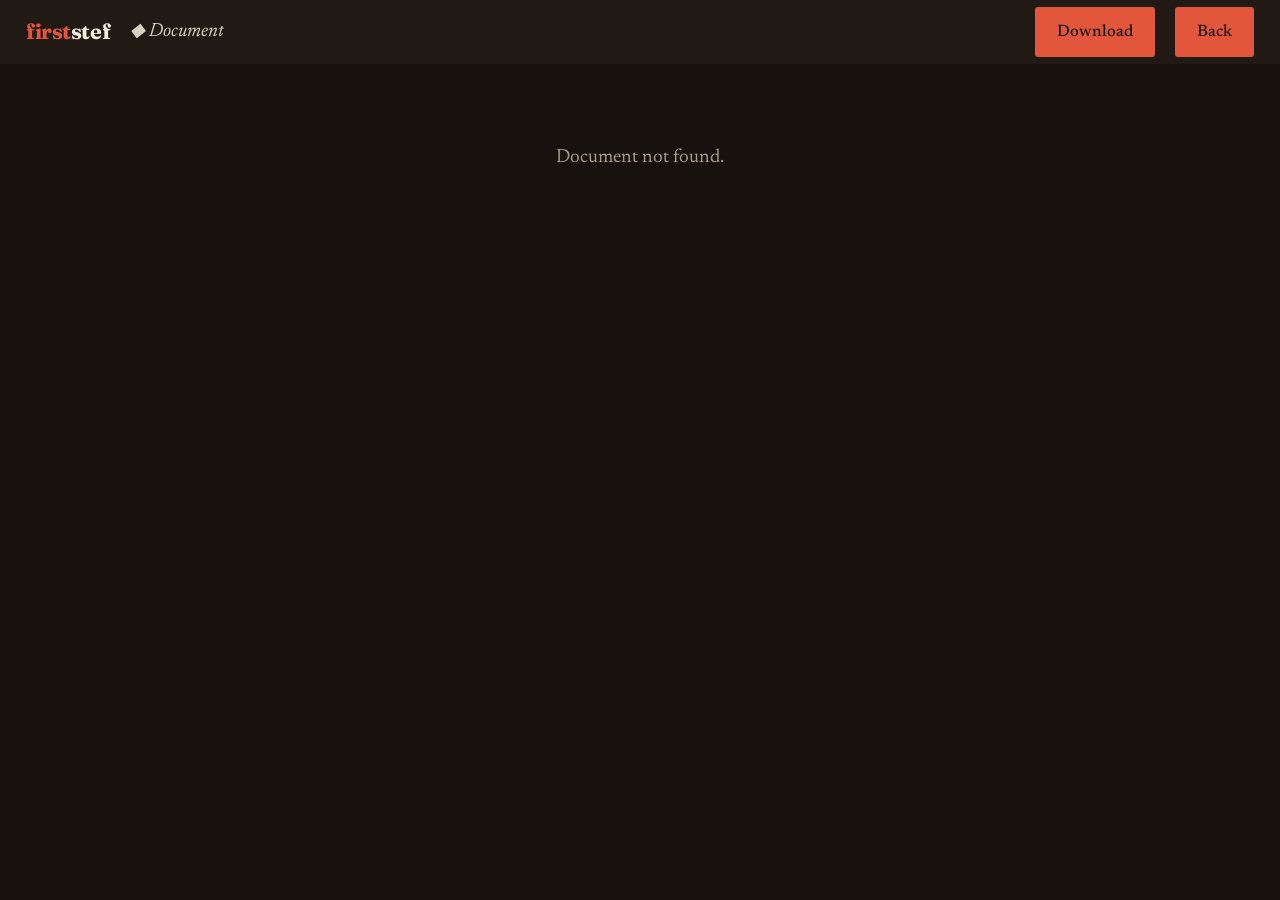
<file: viewer.html>
<!doctype html>
<html lang="en">
<head>
<meta charset="utf-8">
<meta name="viewport" content="width=device-width, initial-scale=1">
<title>Document · firststef</title>
<link rel="icon" href="assets/favicon.svg" type="image/svg+xml">
<link rel="stylesheet" href="assets/style.css">
</head>
<body class="vpage">
<div class="vbar">
  <a class="brand" href="index.html"><b>first</b>stef</a>
  <span class="vtitle" id="vtitle"><span>&#9670;</span> Document</span>
  <span class="vspace"></span>
  <a class="btn" id="dl" href="#" download>Download</a>
  <a class="btn" href="index.html">Back</a>
</div>
<iframe class="vframe" id="vframe" title="Document viewer"></iframe>
<div class="vfallback" id="vfallback" style="display:none;">
  <p>Your browser could not display the document inline.</p>
  <a class="btn solid" id="open2" href="#" target="_blank" rel="noopener">Open the PDF</a>
</div>
<script>
(function(){
  var params = new URLSearchParams(location.search);
  var doc = params.get('doc') || '';
  var title = params.get('title') || 'Document';
  // only allow local PDFs under docs/ (no external URLs)
  var safe = /^docs\/[A-Za-z0-9_\-]+\.pdf$/.test(doc);
  var titleEl = document.getElementById('vtitle');
  titleEl.innerHTML = '<span>&#9670;</span> ' + title.replace(/[<>&]/g,'');
  document.title = title + ' · firststef';
  if(!safe){
    document.getElementById('vframe').style.display='none';
    document.getElementById('vfallback').style.display='block';
    document.getElementById('open2').style.display='none';
    document.querySelector('#vfallback p').textContent='Document not found.';
    return;
  }
  document.getElementById('vframe').src = doc + '#view=FitH';
  document.getElementById('dl').href = doc;
  document.getElementById('open2').href = doc;
  // fallback stays hidden unless the PDF genuinely fails to load
  document.getElementById('vframe').addEventListener('error', function(){
    document.getElementById('vframe').style.display='none';
    document.getElementById('vfallback').style.display='block';
  });
})();
</script>
</body>
</html>
</file>
<file: assets/style.css>
/* firststef, narrative design portfolio
   dark theme, warm not cold. characterful serif (Fraunces), warm red accent, solid panels (no thin borders, no gold). */
@import url('https://fonts.googleapis.com/css2?family=Fraunces:ital,opsz,wght@0,9..144,400;0,9..144,600;0,9..144,700;1,9..144,500;1,9..144,600&family=Newsreader:ital,opsz,wght@0,6..72,400;0,6..72,500;0,6..72,600;1,6..72,400&display=swap');

:root{
  --bg:#17120e;          /* warm near-black */
  --bg-2:#211a14;        /* panel */
  --bg-3:#2b221a;        /* raised panel / secondary button */
  --ink:#f2ece0;         /* warm off-white */
  --ink-2:#d8cfbf;
  --muted:#a99d89;
  --faint:#7d7161;
  --accent:#e2573b;      /* warm vermillion */
  --accent-2:#f0795f;
  --teal:#2f9078;        /* secondary color */
  --hair:rgba(242,236,224,.10);
  --shadow:0 22px 60px rgba(0,0,0,.5);
  --maxw:1120px;
}

*{box-sizing:border-box;}
html{scroll-behavior:smooth;}
body{
  margin:0;background:var(--bg);color:var(--ink);
  font-family:'Newsreader',Georgia,serif;font-size:1.2rem;line-height:1.58;
  -webkit-font-smoothing:antialiased;
}
img{max-width:100%;display:block;}
a{color:var(--accent-2);text-decoration:none;transition:color .15s;}
a:hover{color:#ffa78f;}
h1,h2,h3{font-family:'Fraunces',Georgia,serif;font-weight:600;line-height:1.08;letter-spacing:-.01em;margin:0;}
.kicker{font-family:'Newsreader',serif;font-style:italic;font-size:1.02rem;color:var(--accent-2);}
.wrap{max-width:var(--maxw);margin:0 auto;padding:0 30px;}
section{padding:72px 0;}

/* top bar */
.topbar{position:sticky;top:0;z-index:20;background:rgba(23,18,14,.82);backdrop-filter:blur(9px);}
.topbar .wrap{display:flex;align-items:center;gap:24px;height:66px;}
.brand{font-family:'Fraunces',serif;font-weight:700;font-size:1.35rem;letter-spacing:-.02em;color:var(--ink);}
.brand b{color:var(--accent);}
.nav{margin-left:auto;display:flex;gap:22px;}
.nav a{font-family:'Newsreader',serif;font-style:italic;font-size:1.02rem;color:var(--muted);}
.nav a:hover{color:var(--accent-2);}

/* hero */
.hero{padding:96px 0 78px;}
.hero .kicker{margin-bottom:22px;display:block;}
.hero h1{font-size:clamp(2.9rem,6.2vw,4.8rem);font-weight:600;max-width:17ch;color:var(--ink);}
.hero h1 em{font-style:italic;color:var(--accent);}
.hero .lede{font-size:1.3rem;color:var(--ink-2);max-width:52ch;margin:26px 0 34px;}
.cta{display:flex;gap:14px;flex-wrap:wrap;align-items:center;}

/* buttons: solid fills only, no outlines */
.btn{font-family:'Newsreader',serif;font-size:1.04rem;padding:12px 22px;border-radius:3px;
  background:var(--accent);color:#1a120f;font-weight:500;display:inline-block;transition:background .15s;}
.btn:hover{background:var(--accent-2);color:#1a120f;}
.btn.sub{background:var(--bg-3);color:var(--ink);}
.btn.sub:hover{background:#362a20;color:var(--ink);}
.link{font-family:'Newsreader',serif;font-style:italic;font-size:1.05rem;color:var(--ink);
  border-bottom:2px solid var(--accent);padding-bottom:1px;}
.link:hover{color:var(--accent-2);}

/* section headings */
.section-head{display:flex;align-items:baseline;gap:16px;margin-bottom:36px;}
.section-head .num{font-family:'Fraunces',serif;color:var(--accent);font-size:1.05rem;font-weight:600;}
.section-head h2{font-size:2rem;color:var(--ink);}

/* document cards (solid panels, no visible border) */
.grid{display:grid;gap:26px;}
.grid.cols-3{grid-template-columns:repeat(3,1fr);}
.grid.cols-2{grid-template-columns:repeat(2,1fr);}
.card{background:var(--bg-2);border-radius:5px;overflow:hidden;display:flex;flex-direction:column;
  transition:transform .18s ease, box-shadow .18s ease;}
.card:hover{transform:translateY(-4px);box-shadow:var(--shadow);}
.card .thumb{aspect-ratio:1/1.32;overflow:hidden;background:#0f0b08;}
.card .thumb img{width:100%;height:100%;object-fit:cover;object-position:top center;}
.card .body{padding:22px 24px 26px;display:flex;flex-direction:column;flex:1;}
.card .tag{font-family:'Newsreader',serif;font-style:italic;color:var(--accent-2);font-size:1rem;margin-bottom:8px;}
.card h3{font-size:1.5rem;color:var(--ink);margin-bottom:10px;}
.card p{font-size:1.04rem;color:var(--muted);margin:0 0 20px;flex:1;}
.card .go{font-family:'Newsreader',serif;font-style:italic;color:var(--accent-2);font-size:1.05rem;}
.card .go::after{content:" \2192";}

/* feature (Streamer UNTIL) */
.feature{display:grid;grid-template-columns:1.02fr .98fr;gap:44px;align-items:center;
  background:var(--bg-2);border-radius:6px;padding:40px;}
.feature .ft-body .kicker{margin-bottom:12px;display:block;}
.feature .ft-body h3{font-size:1.9rem;color:var(--ink);margin:6px 0 16px;}
.feature .ft-body .ft-lead{color:var(--ink-2);font-size:1.2rem;margin:4px 0 14px;}
.feature .ft-body p{color:var(--muted);margin:0 0 16px;font-size:1.1rem;}
.feature .ft-media img{border-radius:4px;box-shadow:var(--shadow);}
.pill-row{display:flex;flex-wrap:wrap;gap:10px;margin:20px 0 24px;}
.pill{font-family:'Newsreader',serif;font-size:.98rem;color:var(--ink-2);background:var(--bg-3);
  padding:6px 14px;border-radius:20px;}
.pill b{color:var(--accent-2);font-weight:600;}
.ft-note{font-size:.98rem;color:var(--faint);font-style:italic;margin-top:12px;}

/* chessworlds split */
.split{display:grid;grid-template-columns:1fr 1fr;gap:44px;align-items:center;}
.split .media{display:flex;flex-direction:column;gap:16px;}
.split .media img{border-radius:4px;box-shadow:var(--shadow);}
.split h3{font-size:1.9rem;color:var(--ink);margin-bottom:14px;}
.split p{color:var(--muted);margin:0 0 22px;font-size:1.1rem;}

/* tabletop panels (solid color) */
.panel{background:var(--bg-2);padding:32px 30px;border-radius:5px;}
.panel.teal{background:var(--teal);}
.panel .tag{font-family:'Newsreader',serif;font-style:italic;color:var(--accent-2);font-size:1rem;margin-bottom:10px;}
.panel.teal .tag{color:#eafff8;}
.panel h3{font-size:1.6rem;color:var(--ink);margin-bottom:12px;}
.panel.teal h3{color:#fff;}
.panel p{margin:0;color:var(--muted);font-size:1.08rem;}
.panel.teal p{color:#e9f7f2;}

/* contact */
.contact{background:var(--bg-2);}
.contact .wrap{padding:78px 30px;}
.contact .kicker{display:block;margin-bottom:14px;}
.contact h2{font-family:'Fraunces',serif;font-size:2.3rem;color:var(--ink);max-width:22ch;margin-bottom:10px;}
.contact p{color:var(--muted);max-width:46ch;margin:0 0 30px;}
.contact .cta a{font-family:'Fraunces',serif;font-size:1.35rem;color:var(--ink);
  border-bottom:2px solid var(--accent);padding-bottom:2px;margin-right:28px;}
.contact .cta a:hover{color:var(--accent-2);}

footer{padding:30px 0 46px;color:var(--faint);font-size:1rem;font-style:italic;}

/* viewer page */
.vbar{position:sticky;top:0;z-index:10;display:flex;align-items:center;gap:20px;
  height:64px;padding:0 26px;background:var(--bg-2);}
.vbar .vtitle{font-family:'Newsreader',serif;font-style:italic;color:var(--ink-2);}
.vbar .vspace{margin-left:auto;}
.vframe{display:block;width:100%;height:calc(100vh - 64px);border:0;background:#3a352e;}
body.vpage{overflow:hidden;height:100vh;}
.vfallback{padding:60px 26px;text-align:center;color:var(--muted);}

@media (max-width:840px){
  body{font-size:1.14rem;}
  .nav{display:none;}
  .grid.cols-3,.grid.cols-2{grid-template-columns:1fr;}
  .feature,.split{grid-template-columns:1fr;}
  .feature{padding:26px;}
  .feature .ft-media{order:-1;}
}

/* ---- case study page ---- */
.case-hero{padding:56px 0 8px;}
.case-hero .kicker{display:block;margin-bottom:14px;}
.case-hero h1{font-size:clamp(2.4rem,5vw,3.6rem);color:var(--ink);}
.case-hero .lede{font-size:1.26rem;color:var(--ink-2);max-width:60ch;margin-top:20px;}
.case-hero .team{font-style:italic;color:var(--faint);margin-top:14px;font-size:1.04rem;}
.prose{max-width:64ch;}
.prose p{color:var(--ink-2);margin:0 0 16px;font-size:1.14rem;}
.prose strong{color:var(--ink);}
.lead-q{font-family:'Fraunces',serif;font-style:italic;font-weight:500;font-size:1.6rem;line-height:1.32;
  color:var(--ink);border-left:3px solid var(--accent);padding-left:24px;margin:0 0 28px;max-width:26ch;}
.doc-figure{margin:26px 0 0;display:block;}
.doc-figure img{width:100%;border-radius:4px;box-shadow:var(--shadow);}
.doc-figure figcaption{color:var(--faint);font-style:italic;font-size:1.02rem;margin-top:12px;}
.shots{display:flex;flex-direction:column;gap:22px;margin-top:8px;}
.shots figure{margin:0;}
.shots img{width:100%;border-radius:4px;box-shadow:var(--shadow);}
.shots figcaption{color:var(--faint);font-style:italic;font-size:1.02rem;margin-top:10px;}

/* resume thumbnail card */
.resume-media{align-items:flex-start;}
.doc-thumb{display:block;max-width:340px;border-radius:6px;overflow:hidden;background:#0f0b08;
  box-shadow:var(--shadow);transition:transform .18s ease;}
.doc-thumb:hover{transform:translateY(-4px);}
.doc-thumb img{width:100%;display:block;border-radius:0;box-shadow:none;}

/* ---- image lightbox ---- */
img.zoomable{cursor:zoom-in;}
img.zoomable:focus-visible{outline:2px solid var(--accent);outline-offset:3px;}
body.lb-open{overflow:hidden;}
.lb{position:fixed;top:0;right:0;bottom:0;left:0;z-index:100;display:none;
  align-items:center;justify-content:center;flex-direction:column;gap:14px;padding:28px;
  background:rgba(8,10,12,.94);}
.lb.on{display:flex;}
.lb-img{max-width:96vw;max-height:84vh;width:auto;height:auto;object-fit:contain;
  border-radius:4px;box-shadow:0 30px 80px rgba(0,0,0,.6);cursor:zoom-out;}
.lb-cap{color:var(--muted);font-size:.95rem;text-align:center;max-width:80ch;}
.lb-full{color:var(--accent-2);margin-left:12px;white-space:nowrap;}
.lb-close{position:absolute;top:18px;right:22px;background:var(--bg-3);color:var(--ink);
  border:0;border-radius:4px;padding:8px 15px;font:inherit;font-size:.92rem;cursor:pointer;}
.lb-close:hover{background:#39424a;}

/* Streamer UNTIL gameplay screenshots */
.ft-media .ft-note + img{margin-top:26px;}
.play-strip{display:grid;grid-template-columns:repeat(3,1fr);gap:18px;}
.play-strip figure{margin:0;}
.play-strip img{width:100%;display:block;border-radius:4px;box-shadow:var(--shadow);}
.play-strip figcaption{color:var(--faint);font-size:1rem;margin-top:10px;line-height:1.5;font-style:italic;}
.play-link{margin-top:22px;color:var(--faint);font-style:italic;}
@media (max-width:840px){.play-strip{grid-template-columns:1fr;}}

/* landscape document cards (slide decks) and a short lead under a section heading */
.card .thumb.wide{aspect-ratio:16/9;}
.card .thumb.wide img{object-position:center;}
.section-intro{color:var(--muted);font-size:1.1rem;max-width:68ch;margin:-14px 0 32px;}
.section-intro .link{margin-left:6px;white-space:nowrap;}
</file>
